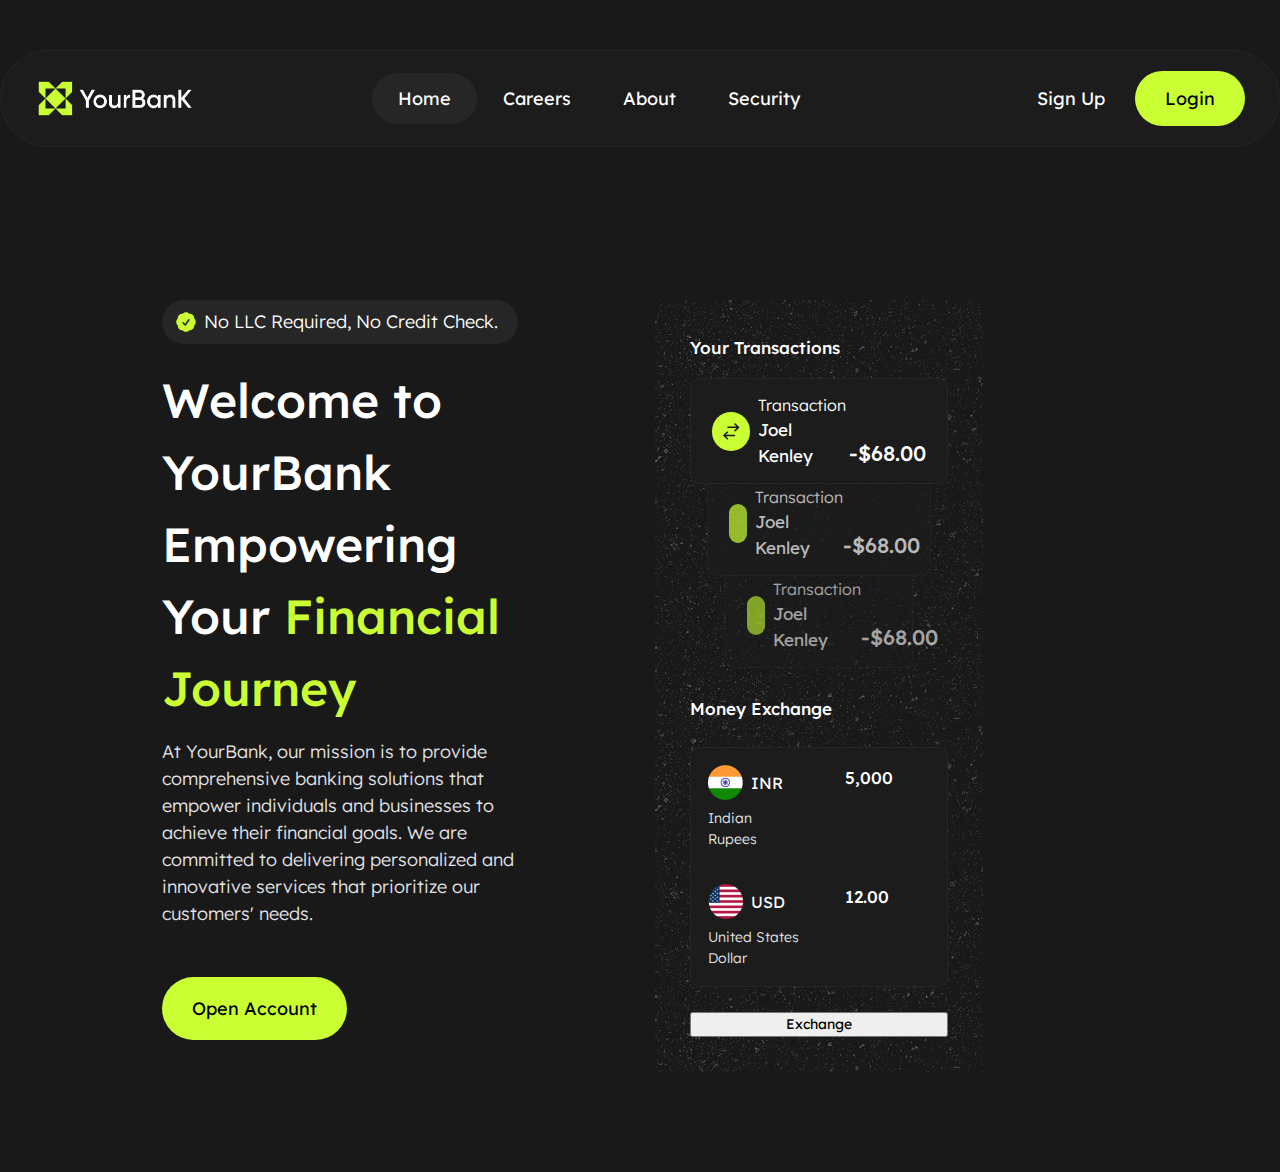
<file: index.html>
<!DOCTYPE html>
<html lang="en">

<head>
    <meta charset="UTF-8">
    <meta name="viewport" content="width=device-width, initial-scale=1.0">
    <title>Your Bank</title>

    <link rel="preconnect" href="https://fonts.googleapis.com">
    <link rel="preconnect" href="https://fonts.gstatic.com" crossorigin>
    <link href="https://fonts.googleapis.com/css2?family=Lexend:wght@100;200;300;400;500;600;700;800;900&display=swap"
        rel="stylesheet">

    <link rel="stylesheet" href="./assets/css/reset.css">
    <link rel="stylesheet" href="./assets/css/base.css">
    <link rel="stylesheet" href="./assets/css/header.css">
    <link rel="stylesheet" href="./assets/css/style.css">
</head>

<body>
    <div class="wrapper">
        <header>
            <div class="container">
                <div class="header">
                    <img srcset="./assets/img/logo.png 2x" alt="" class="header__img">
                    <ul class="header__menu">
                        <li class="header__menu__items header__menu__items--active">
                            <a href="#" class="header__menu__link">Home</a>
                        </li>

                        <li class="header__menu__items">
                            <a href="#" class="header__menu__link">Careers</a>
                        </li>

                        <li class="header__menu__items">
                            <a href="#" class="header__menu__link">About</a>
                        </li>

                        <li class="header__menu__items">
                            <a href="#" class="header__menu__link">Security</a>
                        </li>
                    </ul>
                    <div class="header__auth">
                        <a href="#" class="btn--grey">Sign Up</a>
                        <a href="#" class="btn--green">Login</a>
                    </div>
                </div>
            </div>
        </header>
        <main>
            <section class="hero">
                <div class="hero-container">
                    <div class="container__main">
                        <div class="title">
                            <svg xmlns="http://www.w3.org/2000/svg" width="24" height="24" viewBox="0 0 24 24"
                                fill="none">
                                <path fill-rule="evenodd" clip-rule="evenodd"
                                    d="M8.60288 3.79876C9.42705 2.85093 10.6433 2.25 12 2.25C13.3566 2.25 14.5728 2.85087 15.397 3.79861C16.6501 3.71106 17.9352 4.14616 18.8946 5.10557C19.854 6.06498 20.2891 7.35009 20.2016 8.60319C21.1492 9.42735 21.75 10.6435 21.75 12C21.75 13.3568 21.149 14.5731 20.2011 15.3973C20.2884 16.6502 19.8533 17.935 18.8941 18.8943C17.9348 19.8535 16.65 20.2886 15.3971 20.2013C14.5729 21.1491 13.3567 21.75 12 21.75C10.6434 21.75 9.4272 21.1491 8.60304 20.2014C7.34992 20.289 6.0648 19.8539 5.10537 18.8945C4.14596 17.935 3.71086 16.6499 3.79841 15.3968C2.85079 14.5726 2.25 13.3565 2.25 12C2.25 10.6434 2.85085 9.42723 3.79855 8.60306C3.7111 7.35005 4.14621 6.06507 5.10554 5.10574C6.06488 4.1464 7.34987 3.71129 8.60288 3.79876ZM15.6103 10.1859C15.8511 9.84887 15.773 9.38046 15.4359 9.1397C15.0989 8.89894 14.6305 8.97701 14.3897 9.31407L11.1543 13.8436L9.53033 12.2197C9.23744 11.9268 8.76256 11.9268 8.46967 12.2197C8.17678 12.5126 8.17678 12.9874 8.46967 13.2803L10.7197 15.5303C10.8756 15.6862 11.0921 15.7656 11.3119 15.7474C11.5316 15.7293 11.7322 15.6153 11.8603 15.4359L15.6103 10.1859Z"
                                    fill="#CAFF33" />
                            </svg>
                            <p class="title__paragraph">No LLC Required, No Credit Check.</p>
                        </div>
                        <h2 class="heading-title heading-title--style">Welcome to YourBank
                            <br> Empowering Your <span class="highlight-text">Financial Journey</span>
                        </h2>
                        <p class="heading-desc heading-desc--style">At YourBank, our mission is to provide comprehensive
                            banking solutions
                            that empower individuals and businesses to achieve their financial goals. We are committed
                            to delivering personalized and innovative services that prioritize our customers' needs.
                        </p>

                        <div class="container__main__btn">
                            <a href="#" class="btn--green">Open Account</a>
                        </div>
                    </div>

                    <div class="container__sub">
                        <div class="container__sub_transaction">
                            <h4>Your Transactions</h4>
                            <div class="transaction transaction__alert1">
                                <div class="transaction__alert">
                                    <div class="transaction__infor">
                                        <svg xmlns="http://www.w3.org/2000/svg" width="21" height="21"
                                            viewBox="0 0 21 21" fill="none">
                                            <path fill-rule="evenodd" clip-rule="evenodd"
                                                d="M13.8756 2.32065C13.5823 2.63646 13.6006 3.1302 13.9164 3.42345L16.1018 5.45273L7.16427 5.45273C6.73331 5.45273 6.38394 5.8021 6.38394 6.23307C6.38394 6.66403 6.73331 7.0134 7.16427 7.0134L16.1018 7.0134L13.9164 9.04268C13.6006 9.33593 13.5823 9.82967 13.8756 10.1455C14.1688 10.4613 14.6625 10.4796 14.9784 10.1863L18.6199 6.80489C18.7789 6.65724 18.8693 6.45005 18.8693 6.23306C18.8693 6.01608 18.7789 5.80889 18.6199 5.66124L14.9784 2.2798C14.6625 1.98655 14.1688 2.00484 13.8756 2.32065ZM7.21587 10.6442C6.92262 10.3284 6.42888 10.3101 6.11307 10.6033L2.47152 13.9848C2.31252 14.1324 2.22217 14.3396 2.22217 14.5566C2.22217 14.7736 2.31252 14.9808 2.47152 15.1284L6.11307 18.5099C6.42888 18.8031 6.92262 18.7848 7.21587 18.469C7.50913 18.1532 7.49084 17.6595 7.17503 17.3662L4.98965 15.3369H13.9272C14.3581 15.3369 14.7075 14.9876 14.7075 14.5566C14.7075 14.1256 14.3581 13.7763 13.9272 13.7763H4.98965L7.17503 11.747C7.49084 11.4537 7.50913 10.96 7.21587 10.6442Z"
                                                fill="#1C1C1C" />
                                        </svg>
                                        <div>
                                            <div class="transaction__tile">Transaction</div>
                                            <div class="transaction__name">Joel Kenley</div>
                                        </div>
                                    </div>
                                    <div class="transaction__money">-$68.00</div>
                                </div>
                            </div>

                            <div class="transaction transaction__alert2">
                                <div class="transaction__alert ">
                                    <div class="transaction__infor">
                                        <svg xmlns="http://www.w3.org/2000/svg" width="21" height="21"
                                            viewBox="0 0 21 21" fill="none">
                                            <path fill-rule="evenodd" clip-rule="evenodd"
                                                d="M13.8756 2.32065C13.5823 2.63646 13.6006 3.1302 13.9164 3.42345L16.1018 5.45273L7.16427 5.45273C6.73331 5.45273 6.38394 5.8021 6.38394 6.23307C6.38394 6.66403 6.73331 7.0134 7.16427 7.0134L16.1018 7.0134L13.9164 9.04268C13.6006 9.33593 13.5823 9.82967 13.8756 10.1455C14.1688 10.4613 14.6625 10.4796 14.9784 10.1863L18.6199 6.80489C18.7789 6.65724 18.8693 6.45005 18.8693 6.23306C18.8693 6.01608 18.7789 5.80889 18.6199 5.66124L14.9784 2.2798C14.6625 1.98655 14.1688 2.00484 13.8756 2.32065ZM7.21587 10.6442C6.92262 10.3284 6.42888 10.3101 6.11307 10.6033L2.47152 13.9848C2.31252 14.1324 2.22217 14.3396 2.22217 14.5566C2.22217 14.7736 2.31252 14.9808 2.47152 15.1284L6.11307 18.5099C6.42888 18.8031 6.92262 18.7848 7.21587 18.469C7.50913 18.1532 7.49084 17.6595 7.17503 17.3662L4.98965 15.3369H13.9272C14.3581 15.3369 14.7075 14.9876 14.7075 14.5566C14.7075 14.1256 14.3581 13.7763 13.9272 13.7763H4.98965L7.17503 11.747C7.49084 11.4537 7.50913 10.96 7.21587 10.6442Z"
                                                fill="#1C1C1C" />
                                        </svg>
                                        <div>
                                            <div class="transaction__tile">Transaction</div>
                                            <div class="transaction__name">Joel Kenley</div>
                                        </div>
                                    </div>
                                    <div class="transaction__money">-$68.00</div>
                                </div>
                            </div>

                            <div class="transaction transaction__alert3">
                                <div class="transaction__alert">
                                    <div class="transaction__infor">
                                        <svg xmlns="http://www.w3.org/2000/svg" width="21" height="21"
                                            viewBox="0 0 21 21" fill="none">
                                            <path fill-rule="evenodd" clip-rule="evenodd"
                                                d="M13.8756 2.32065C13.5823 2.63646 13.6006 3.1302 13.9164 3.42345L16.1018 5.45273L7.16427 5.45273C6.73331 5.45273 6.38394 5.8021 6.38394 6.23307C6.38394 6.66403 6.73331 7.0134 7.16427 7.0134L16.1018 7.0134L13.9164 9.04268C13.6006 9.33593 13.5823 9.82967 13.8756 10.1455C14.1688 10.4613 14.6625 10.4796 14.9784 10.1863L18.6199 6.80489C18.7789 6.65724 18.8693 6.45005 18.8693 6.23306C18.8693 6.01608 18.7789 5.80889 18.6199 5.66124L14.9784 2.2798C14.6625 1.98655 14.1688 2.00484 13.8756 2.32065ZM7.21587 10.6442C6.92262 10.3284 6.42888 10.3101 6.11307 10.6033L2.47152 13.9848C2.31252 14.1324 2.22217 14.3396 2.22217 14.5566C2.22217 14.7736 2.31252 14.9808 2.47152 15.1284L6.11307 18.5099C6.42888 18.8031 6.92262 18.7848 7.21587 18.469C7.50913 18.1532 7.49084 17.6595 7.17503 17.3662L4.98965 15.3369H13.9272C14.3581 15.3369 14.7075 14.9876 14.7075 14.5566C14.7075 14.1256 14.3581 13.7763 13.9272 13.7763H4.98965L7.17503 11.747C7.49084 11.4537 7.50913 10.96 7.21587 10.6442Z"
                                                fill="#1C1C1C" />
                                        </svg>
                                        <div>
                                            <div class="transaction__tile">Transaction</div>
                                            <div class="transaction__name">Joel Kenley</div>
                                        </div>
                                    </div>
                                    <div class="transaction__money">-$68.00</div>
                                </div>
                            </div>
                        </div>
                        <div class="container__sub_Exchange">
                            <h4>Money Exchange</h4>
                            <div class="exchange__infor">
                                <div class="exchange__country inr">
                                    <div class="currency-unit">
                                        <img srcset="./assets/img/inr.png 2x" alt="">
                                        <div class="country_image">INR</div>
                                    </div>
                                    <div class="country__name">Indian Rupees</div>
                                </div>
                                <div class="exchange__money inr">5,000</div>

                                <div class="exchange__country usd">
                                    <div class="currency-unit">
                                        <img srcset="./assets/img/us.png 2x" alt="" class="country_image">
                                        <div class="country_image">USD</div>
                                    </div>
                                    <div class="country__name">United States Dollar</div>
                                </div>
                                <div class="exchange__money usd">12.00</div>
                            </div>
                            <button type="submit">Exchange</button>
                        </div>
                    </div>
                </div>

            </section>
        </main>


    </div>
</body>

</html>
</file>
<file: assets/css/base.css>
:root{
    --absolute-white: white;
    --absolute-black: black;

    --green-60: #CAFF33;
    --green-65: #D1FF4C;
    --green-70: #D8FF66;
    --green-80: #E5FF99;
    --green-90: #F2FFCC;
    --green-95: #F8FFE5;
    --green-97: #FBFFF0;
    --green-99: #FEFFFA;

    --white-90: #E4E4E7;
    --white-95: #F1F1F3;
    --white-97: #F7F7F8;
    --white-99: #FCFCFD;

    --grey-10: #191919;
    --grey-11: #1C1C1C;
    --grey-15: #262626;
    --grey-20: #333333;
    --grey-30: #4C4C4D;
    --grey-35: #59595A;
    --grey-40: #656567;
    --grey-60: #98989A;
    --grey-70: #B3B3B3;
    --grey-75: #BFBFBF;
}

html, body{
    font-family: 'Lexend', sans-serif;
    font-size: 14px;
    background-color: var(--grey-10);
}

.wrapper{
    max-width: 1920px;
    margin: 0 auto;
}

.container{
    max-width: 1596px;
    margin: 0 auto;
}

.btn--green{
    color: var(--absolute-black);
    background-color: var(--green-60);
}

.btn--grey{
    color: var(--absolute-white);
}

.heading-title{
    font-size: 48px;
    font-weight: 500;
    line-height: 72px;
    color: var(--absolute-white);
}

.highlight-text{
    color: var(--green-60);
}

.heading-desc{
    font-size: 18px;
    font-weight: 300;
    line-height: 27px;
    color: var(--white-90);
}
</file>
<file: assets/css/header.css>
.header{
    display: flex;
    align-items: center;
    justify-content: space-between;

    background: var(--grey-11);
    border-radius: 100px;
    border: 1px solid var(--grey-15);

    margin-top: 50px;
    padding: 20px 34px;
    
}

.header__menu{
    display: flex;
    align-content: center;
    margin: 0;
}

.header__menu__items{
    list-style: none;

    padding: 12px 26px;
}

.header__menu__items--active{
    border-radius: 82px;
    background-color: var(--grey-15);
}

.header__menu__items:hover{
    border-radius: 82px;
    background-color: var(--grey-15);
}

.header__menu__link{
    text-decoration: none;
    color: var(--absolute-white);
    font-size: 18px;
    line-height: 150%;
}

.header__auth{
    display: flex;
    align-content: center;
}

.header__auth a{
    text-decoration: none;
    padding: 14px 30px;
    font-size: 18px;
    line-height: 150%;    
    border-radius: 82px;
}
</file>
<file: assets/css/style.css>
.hero{
margin-top: 53px;
}

.hero-container{
    display: flex;
    gap: 120px;

    width: 100%;
    padding: 100px 297px 100px 162px;
}

.container__main{
    width: 60%;
}

.title{
    display: inline-flex;
    padding: 10px 20px 10px 12px;
    align-items: center;
    gap: 6px;
    border-radius: 61px;
    background: var(--grey-15, #262626);
}

.icon-check{
    width: 24px;
    height: 24px;
}

.title__paragraph{
    color: var(--absolute-white);
    font-size: 18px;
    font-weight: 300;
    line-height: 24px;
}

.heading-title--style{
    margin-top: 20px;
}

.heading-desc--style{
    margin-top: 14px;
}

.container__main__btn{
    margin-top: 50px;
}

.container__main__btn a{
    display: inline-block;
    padding: 18px 30px;
    border-radius: 82px;

    font-size: 18px;
    line-height: 27px;
}

.container__sub{
    display: flex;
    flex-direction: column;
    width: 40%;
    background-image: url(../img/asfalt-light.png);
    padding: 35px;
}

.container__sub_transaction{
    height: fit-content;
}

.container__sub_transaction h4{
    color: var(--absolute-white);
    font-size: 17px;
    font-weight: 500;
    line-height: 26px;
    margin-bottom: 17px;
}

.transaction{
    position: relative;
}

.transaction__alert1{
    top: 0px;
    z-index: 3;
}

.transaction__alert2{
    top: -14px;
    padding: 0px 17px;   
    z-index: 2; 
    opacity: 70%;
}

.transaction__alert3{
    top: -28px;
    padding: 0px 35px;
    z-index: 1; 
    opacity: 60%;
}

.transaction__alert{
    display: flex;
    justify-content: space-between;
    align-items: flex-end;

    padding: 14px 21px;
    border-radius: 10px;
    border: 1px solid var(--grey-15);
    background: var(--grey-11);
}

.transaction__alert svg{
    width: 21px;
    height: 21px;

    box-sizing:content-box;

    padding: 9px;
    border-radius: 46px;
    background: var(--green-60, #CAFF33);
}

.transaction__infor{
    display: flex;
    justify-content: space-between;
    align-items: center;
    gap: 8px;
}

.transaction__tile{
    font-size: 16px;
    font-weight: 300;
    line-height: 24px;
    color: var(--absolute-white);
    
}

.transaction__name{
    font-size: 17px;
    font-weight: 400;
    line-height: 26px;
    color: var(--absolute-white);
}

.transaction__money{
    font-size: 21px;
    font-weight: 500;
    line-height: 31px;
    color: var(--absolute-white);
}

.container__sub_Exchange{
    display: flex;
    flex-direction: column;
    gap: 25px;
}

.container__sub_Exchange h4{
    color: var(--absolute-white);
    font-size: 17px;
    font-weight: 500;
    line-height: 26px;
}

.exchange__infor{
    display: grid;
    grid-template-columns: repeat(2, 1fr);
    background-color: var(--grey-11);
    border: 1px solid var(--grey-15);
    border-radius: 10px;
}

.exchange__country{
    padding: 17px;
}

.currency-unit{
    display: flex;
    align-items: center;
    gap: 8px;
}

.country_image{
    font-size: 16px;
    font-weight: 400;
    line-height: 24px;
    color: var(--absolute-white);
}

.country__name{
    font-size: 14px;
    font-weight: 300;
    line-height: 21px;
    color: var(--white-90);
    margin-top: 8px;
}

.exchange__money{
    padding: 17px 26px;
    font-size: 17px;
    font-weight: 500;
    line-height: 26px;
    color: var(--absolute-white);
}
</file>
